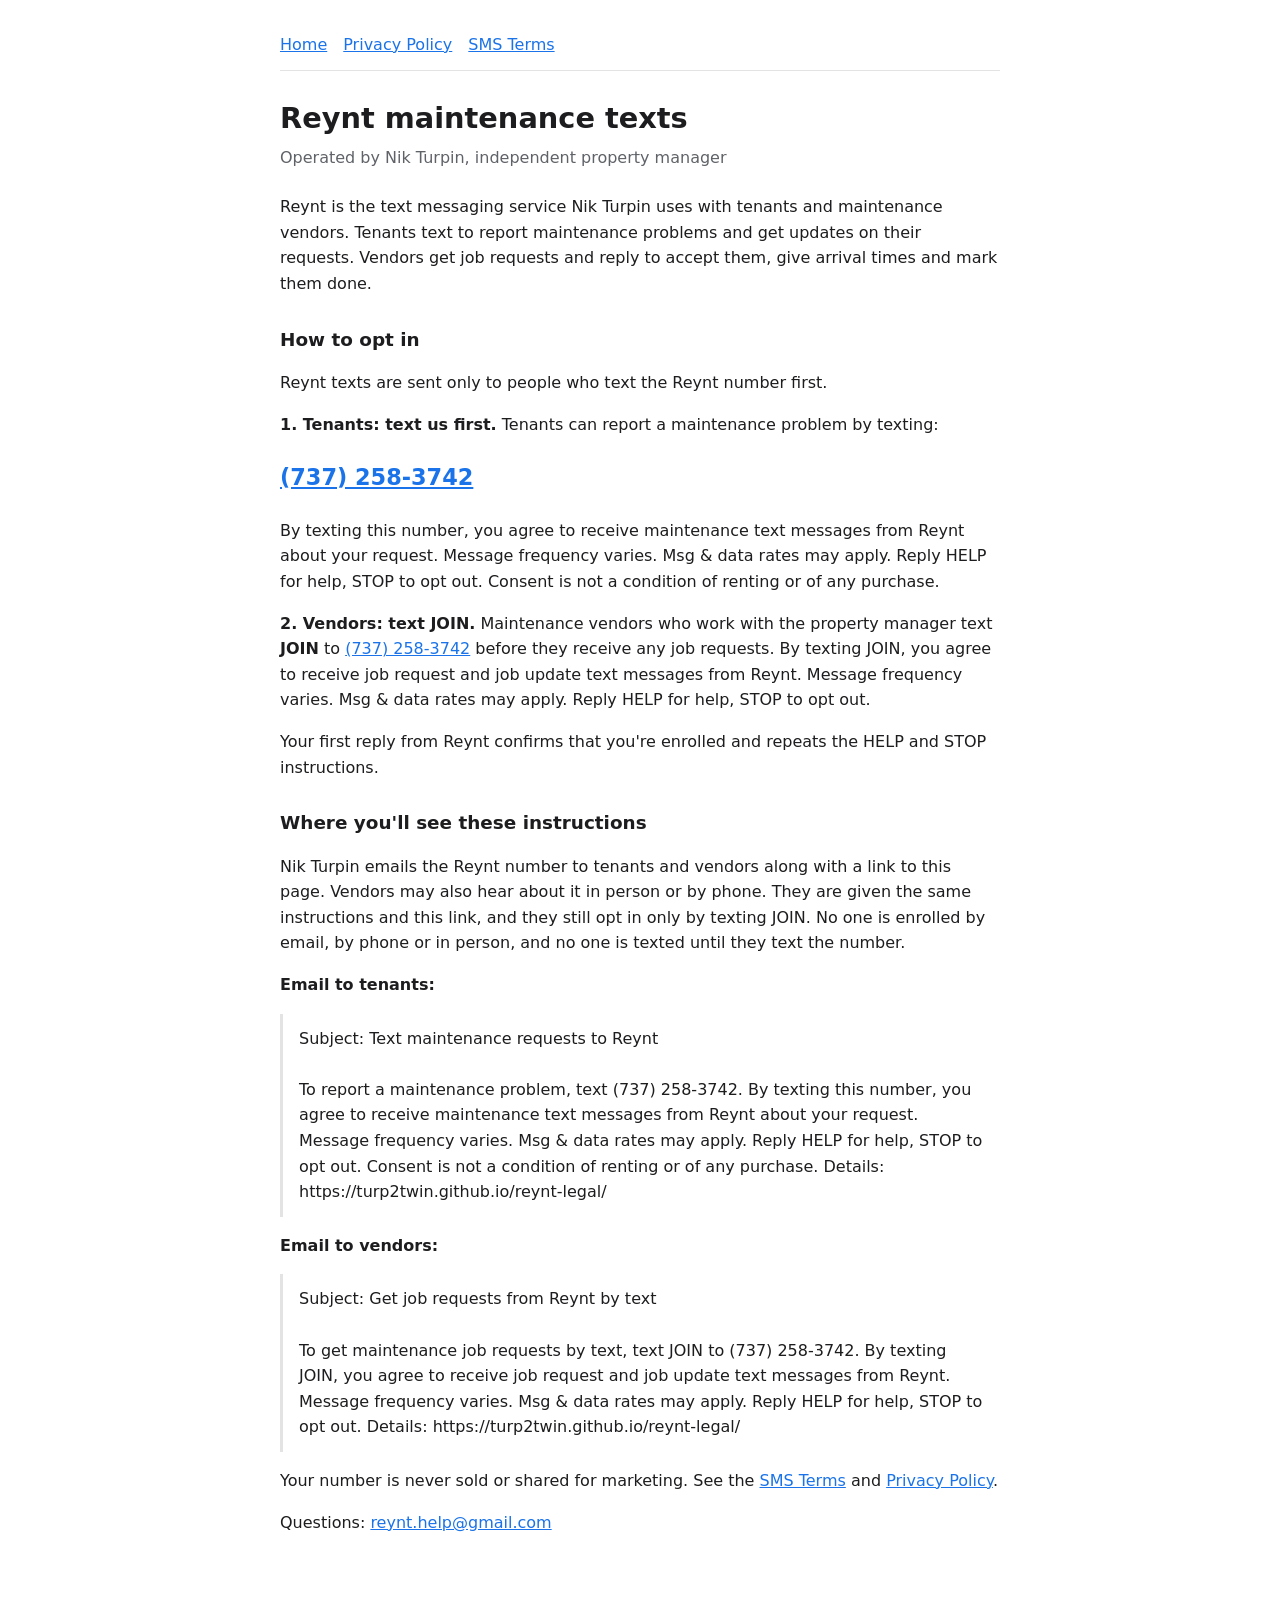
<file: index.html>
<!doctype html>
<html lang="en"><head><meta charset="utf-8"><meta name="viewport" content="width=device-width,initial-scale=1">
<title>Reynt Maintenance Texts</title><link rel="stylesheet" href="style.css"></head>
<body><main>
<nav><a href="index.html">Home</a><a href="privacy.html">Privacy Policy</a><a href="terms.html">SMS Terms</a></nav>
<h1>Reynt maintenance texts</h1>
<p class="meta">Operated by Nik Turpin, independent property manager</p>
<p>Reynt is the text messaging service Nik Turpin uses with tenants and maintenance vendors. Tenants text to report maintenance problems and get updates on their requests. Vendors get job requests and reply to accept them, give arrival times and mark them done.</p>
<h2>How to opt in</h2>
<p>Reynt texts are sent only to people who text the Reynt number first.</p>
<p><strong>1. Tenants: text us first.</strong> Tenants can report a maintenance problem by texting:</p>
<p class="big"><a href="sms:+17372583742">(737) 258-3742</a></p>
<p>By texting this number, you agree to receive maintenance text messages from Reynt about your request. Message frequency varies. Msg &amp; data rates may apply. Reply HELP for help, STOP to opt out. Consent is not a condition of renting or of any purchase.</p>
<p><strong>2. Vendors: text JOIN.</strong> Maintenance vendors who work with the property manager text <strong>JOIN</strong> to <a href="sms:+17372583742">(737) 258-3742</a> before they receive any job requests. By texting JOIN, you agree to receive job request and job update text messages from Reynt. Message frequency varies. Msg &amp; data rates may apply. Reply HELP for help, STOP to opt out.</p>
<p>Your first reply from Reynt confirms that you're enrolled and repeats the HELP and STOP instructions.</p>
<h2>Where you'll see these instructions</h2>
<p>Nik Turpin emails the Reynt number to tenants and vendors along with a link to this page. Vendors may also hear about it in person or by phone. They are given the same instructions and this link, and they still opt in only by texting JOIN. No one is enrolled by email, by phone or in person, and no one is texted until they text the number.</p>
<p><strong>Email to tenants:</strong></p>
<blockquote>Subject: Text maintenance requests to Reynt<br><br>
To report a maintenance problem, text (737) 258-3742. By texting this number, you agree to receive maintenance text messages from Reynt about your request. Message frequency varies. Msg &amp; data rates may apply. Reply HELP for help, STOP to opt out. Consent is not a condition of renting or of any purchase. Details: https://turp2twin.github.io/reynt-legal/</blockquote>
<p><strong>Email to vendors:</strong></p>
<blockquote>Subject: Get job requests from Reynt by text<br><br>
To get maintenance job requests by text, text JOIN to (737) 258-3742. By texting JOIN, you agree to receive job request and job update text messages from Reynt. Message frequency varies. Msg &amp; data rates may apply. Reply HELP for help, STOP to opt out. Details: https://turp2twin.github.io/reynt-legal/</blockquote>
<p>Your number is never sold or shared for marketing. See the <a href="terms.html">SMS Terms</a> and <a href="privacy.html">Privacy Policy</a>.</p>
<p>Questions: <a href="mailto:reynt.help@gmail.com">reynt.help@gmail.com</a></p>
</main></body></html>
</file>
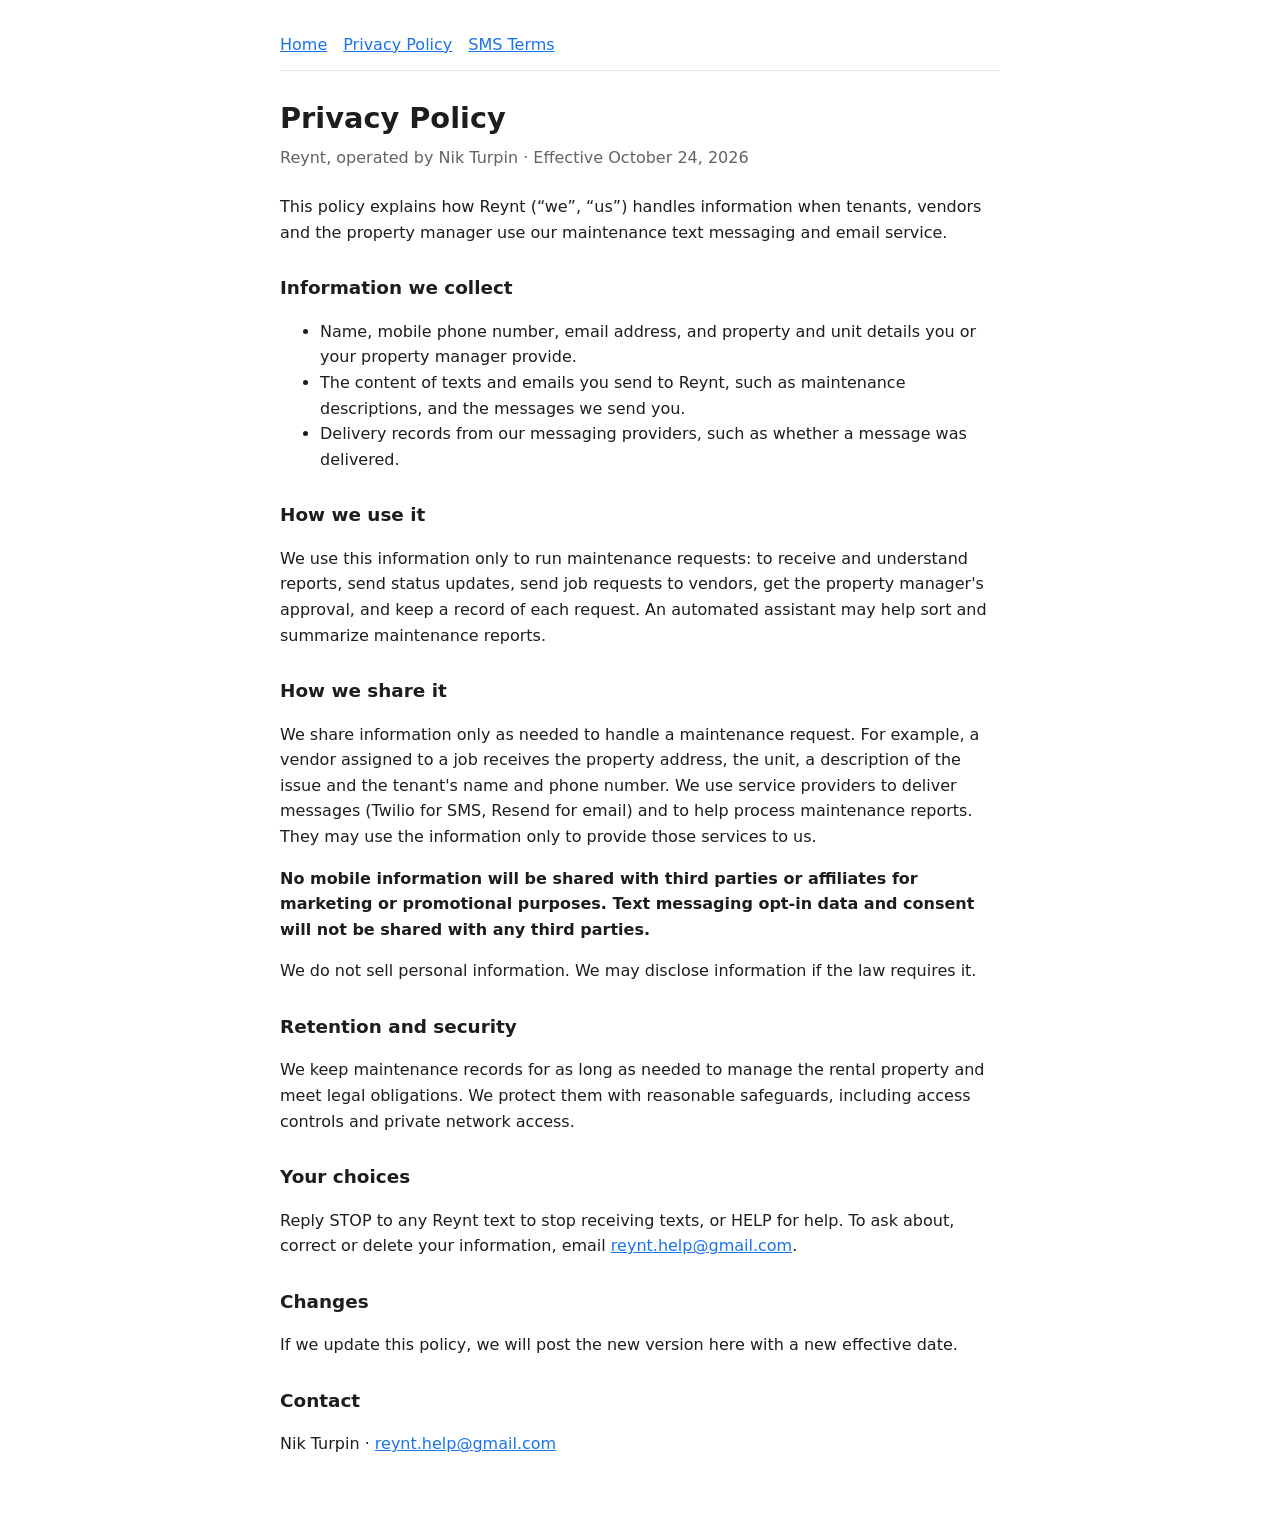
<file: privacy.html>
<!doctype html>
<html lang="en"><head><meta charset="utf-8"><meta name="viewport" content="width=device-width,initial-scale=1">
<title>Reynt Privacy Policy</title><link rel="stylesheet" href="style.css"></head>
<body><main>
<nav><a href="index.html">Home</a><a href="privacy.html">Privacy Policy</a><a href="terms.html">SMS Terms</a></nav>
<h1>Privacy Policy</h1>
<p class="meta">Reynt, operated by Nik Turpin · Effective October 24, 2026</p>
<p>This policy explains how Reynt (“we”, “us”) handles information when tenants, vendors and the property manager use our maintenance text messaging and email service.</p>
<h2>Information we collect</h2>
<ul>
<li>Name, mobile phone number, email address, and property and unit details you or your property manager provide.</li>
<li>The content of texts and emails you send to Reynt, such as maintenance descriptions, and the messages we send you.</li>
<li>Delivery records from our messaging providers, such as whether a message was delivered.</li>
</ul>
<h2>How we use it</h2>
<p>We use this information only to run maintenance requests: to receive and understand reports, send status updates, send job requests to vendors, get the property manager's approval, and keep a record of each request. An automated assistant may help sort and summarize maintenance reports.</p>
<h2>How we share it</h2>
<p>We share information only as needed to handle a maintenance request. For example, a vendor assigned to a job receives the property address, the unit, a description of the issue and the tenant's name and phone number. We use service providers to deliver messages (Twilio for SMS, Resend for email) and to help process maintenance reports. They may use the information only to provide those services to us.</p>
<p><strong>No mobile information will be shared with third parties or affiliates for marketing or promotional purposes. Text messaging opt-in data and consent will not be shared with any third parties.</strong></p>
<p>We do not sell personal information. We may disclose information if the law requires it.</p>
<h2>Retention and security</h2>
<p>We keep maintenance records for as long as needed to manage the rental property and meet legal obligations. We protect them with reasonable safeguards, including access controls and private network access.</p>
<h2>Your choices</h2>
<p>Reply STOP to any Reynt text to stop receiving texts, or HELP for help. To ask about, correct or delete your information, email <a href="mailto:reynt.help@gmail.com">reynt.help@gmail.com</a>.</p>
<h2>Changes</h2>
<p>If we update this policy, we will post the new version here with a new effective date.</p>
<h2>Contact</h2>
<p>Nik Turpin · <a href="mailto:reynt.help@gmail.com">reynt.help@gmail.com</a></p>
</main></body></html>
</file>
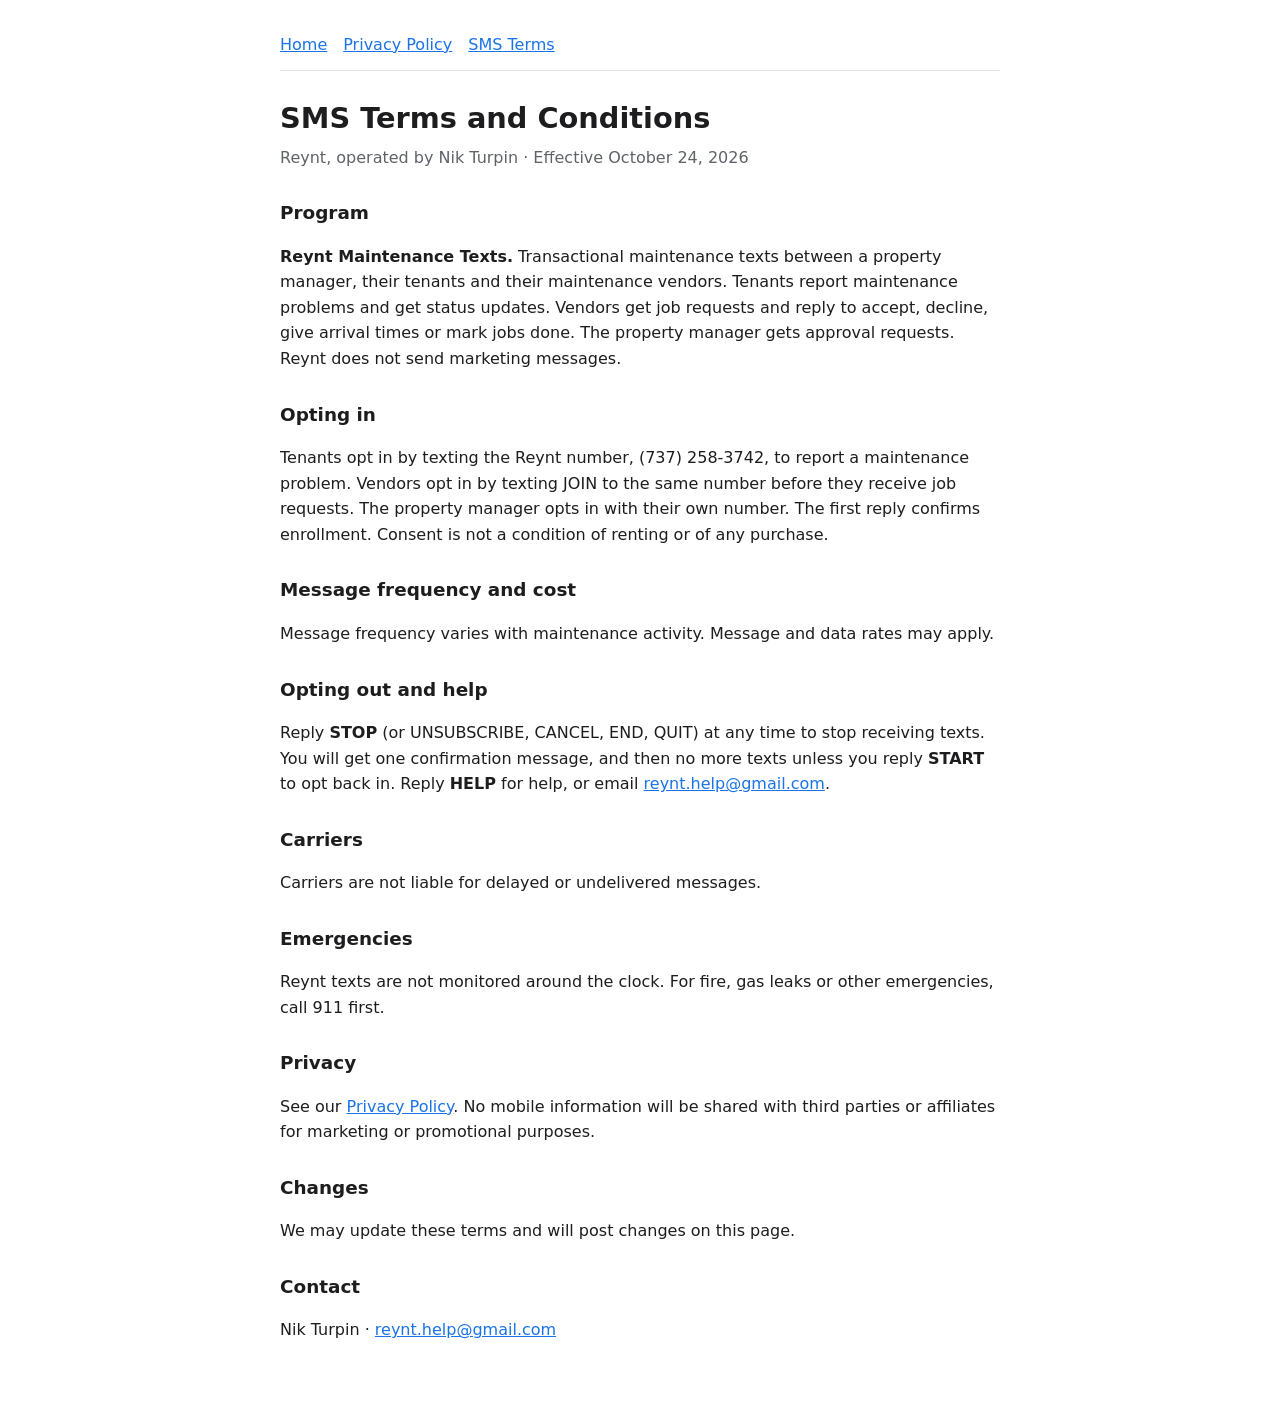
<file: terms.html>
<!doctype html>
<html lang="en"><head><meta charset="utf-8"><meta name="viewport" content="width=device-width,initial-scale=1">
<title>Reynt SMS Terms</title><link rel="stylesheet" href="style.css"></head>
<body><main>
<nav><a href="index.html">Home</a><a href="privacy.html">Privacy Policy</a><a href="terms.html">SMS Terms</a></nav>
<h1>SMS Terms and Conditions</h1>
<p class="meta">Reynt, operated by Nik Turpin · Effective October 24, 2026</p>
<h2>Program</h2>
<p><strong>Reynt Maintenance Texts.</strong> Transactional maintenance texts between a property manager, their tenants and their maintenance vendors. Tenants report maintenance problems and get status updates. Vendors get job requests and reply to accept, decline, give arrival times or mark jobs done. The property manager gets approval requests. Reynt does not send marketing messages.</p>
<h2>Opting in</h2>
<p>Tenants opt in by texting the Reynt number, (737) 258-3742, to report a maintenance problem. Vendors opt in by texting JOIN to the same number before they receive job requests. The property manager opts in with their own number. The first reply confirms enrollment. Consent is not a condition of renting or of any purchase.</p>
<h2>Message frequency and cost</h2>
<p>Message frequency varies with maintenance activity. Message and data rates may apply.</p>
<h2>Opting out and help</h2>
<p>Reply <strong>STOP</strong> (or UNSUBSCRIBE, CANCEL, END, QUIT) at any time to stop receiving texts. You will get one confirmation message, and then no more texts unless you reply <strong>START</strong> to opt back in. Reply <strong>HELP</strong> for help, or email <a href="mailto:reynt.help@gmail.com">reynt.help@gmail.com</a>.</p>
<h2>Carriers</h2>
<p>Carriers are not liable for delayed or undelivered messages.</p>
<h2>Emergencies</h2>
<p>Reynt texts are not monitored around the clock. For fire, gas leaks or other emergencies, call 911 first.</p>
<h2>Privacy</h2>
<p>See our <a href="privacy.html">Privacy Policy</a>. No mobile information will be shared with third parties or affiliates for marketing or promotional purposes.</p>
<h2>Changes</h2>
<p>We may update these terms and will post changes on this page.</p>
<h2>Contact</h2>
<p>Nik Turpin · <a href="mailto:reynt.help@gmail.com">reynt.help@gmail.com</a></p>
</main></body></html>
</file>
<file: style.css>
:root{color-scheme:light dark;--bg:#fff;--fg:#1d1d1f;--muted:#5f6368;--line:#e3e3e3}
@media (prefers-color-scheme:dark){:root{--bg:#141414;--fg:#ececec;--muted:#a0a0a0;--line:#333}}
body{margin:0;background:var(--bg);color:var(--fg);font:16px/1.6 system-ui,-apple-system,"Segoe UI",sans-serif}
main{max-width:720px;margin:0 auto;padding:32px 16px 64px}
h1{font-size:1.8rem;margin:0 0 4px}h2{font-size:1.15rem;margin:28px 0 8px}
.meta{color:var(--muted);margin:0 0 24px}nav{border-bottom:1px solid var(--line);padding-bottom:12px;margin-bottom:24px}
nav a{margin-right:16px}a{color:#1a73e8}
.form{border:2px solid var(--fg);padding:24px;margin:24px 0}
.form h2{margin-top:0}.field{border-bottom:1px solid var(--fg);height:28px;margin:4px 0 16px}
.label{font-size:.9rem;color:var(--muted)}.box{display:inline-block;width:16px;height:16px;border:2px solid var(--fg);vertical-align:-3px;margin-right:8px}
.consent{display:flex;gap:8px;align-items:flex-start;margin:16px 0}.big{font-size:1.4rem;font-weight:600}
@media print{nav,.noprint{display:none}body{background:#fff;color:#000}}

blockquote{margin:0 0 1em;padding:.75em 1em;border-left:3px solid var(--line);color:var(--fg)}
</file>
